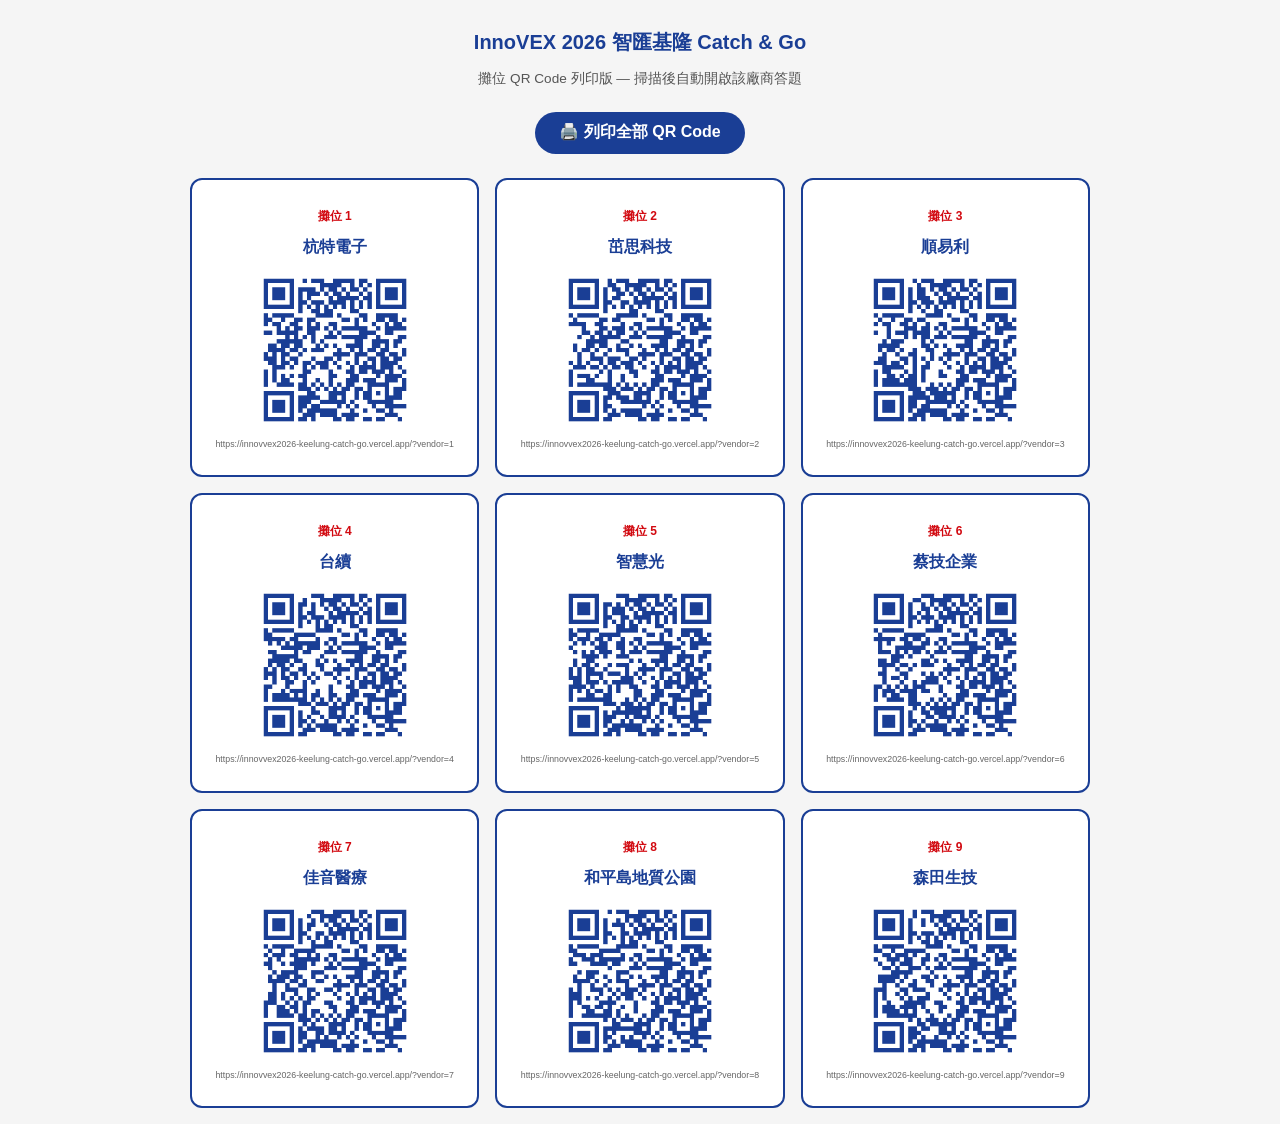
<file: qr-print.html>
<!DOCTYPE html>
<html lang="zh-Hant">
<head>
  <meta charset="UTF-8" />
  <meta name="viewport" content="width=device-width, initial-scale=1.0" />
  <title>InnoVEX 2026 攤位 QR Code 列印版</title>
  <style>
    * { box-sizing: border-box; }
    body {
      font-family: "Microsoft JhengHei", sans-serif;
      margin: 0;
      padding: 1rem;
      background: #f5f5f5;
      color: #111;
    }
    h1 {
      text-align: center;
      font-size: 1.25rem;
      color: #1A3E95;
      margin-bottom: 0.25rem;
    }
    .subtitle {
      text-align: center;
      font-size: 0.85rem;
      color: #555;
      margin-bottom: 1.5rem;
    }
    .grid {
      display: grid;
      grid-template-columns: repeat(3, 1fr);
      gap: 1rem;
      max-width: 900px;
      margin: 0 auto;
    }
    .card {
      background: #fff;
      border: 2px solid #1A3E95;
      border-radius: 12px;
      padding: 1rem;
      text-align: center;
      page-break-inside: avoid;
    }
    .card__num {
      font-size: 0.75rem;
      font-weight: 700;
      color: #D20A11;
    }
    .card__name {
      font-size: 1rem;
      font-weight: 800;
      margin: 0.25rem 0 0.75rem;
      color: #1A3E95;
    }
    .card img {
      width: 160px;
      height: 160px;
      display: block;
      margin: 0 auto 0.5rem;
    }
    .card__url {
      font-size: 0.55rem;
      word-break: break-all;
      color: #666;
      line-height: 1.35;
    }
    @media print {
      body { background: #fff; padding: 0; }
      .no-print { display: none; }
      .grid { gap: 0.5rem; }
    }
    .btn-print {
      display: block;
      margin: 0 auto 1.5rem;
      padding: 0.65rem 1.5rem;
      background: #1A3E95;
      color: #fff;
      border: none;
      border-radius: 999px;
      font-size: 1rem;
      font-weight: 700;
      cursor: pointer;
    }
  </style>
</head>
<body>
  <h1>InnoVEX 2026 智匯基隆 Catch & Go</h1>
  <p class="subtitle">攤位 QR Code 列印版 — 掃描後自動開啟該廠商答題</p>
  <button type="button" class="btn-print no-print" onclick="window.print()">🖨️ 列印全部 QR Code</button>
  <div class="grid" id="qr-grid"></div>
  <script>
    const vendors = [
      { id: 1, name: '杭特電子' },
      { id: 2, name: '茁思科技' },
      { id: 3, name: '順易利' },
      { id: 4, name: '台續' },
      { id: 5, name: '智慧光' },
      { id: 6, name: '蔡技企業' },
      { id: 7, name: '佳音醫療' },
      { id: 8, name: '和平島地質公園' },
      { id: 9, name: '森田生技' },
    ];
    const base = 'https://innovvex2026-keelung-catch-go.vercel.app/?vendor=';
    const grid = document.getElementById('qr-grid');
    vendors.forEach((v) => {
      const url = base + v.id;
      const card = document.createElement('div');
      card.className = 'card';
      card.innerHTML = `
        <p class="card__num">攤位 ${v.id}</p>
        <p class="card__name">${v.name}</p>
        <img src="assets/qr/vendor_${v.id}.png" alt="QR ${v.name}" width="160" height="160" />
        <p class="card__url">${url}</p>`;
      grid.appendChild(card);
    });
  </script>
</body>
</html>
</file>
